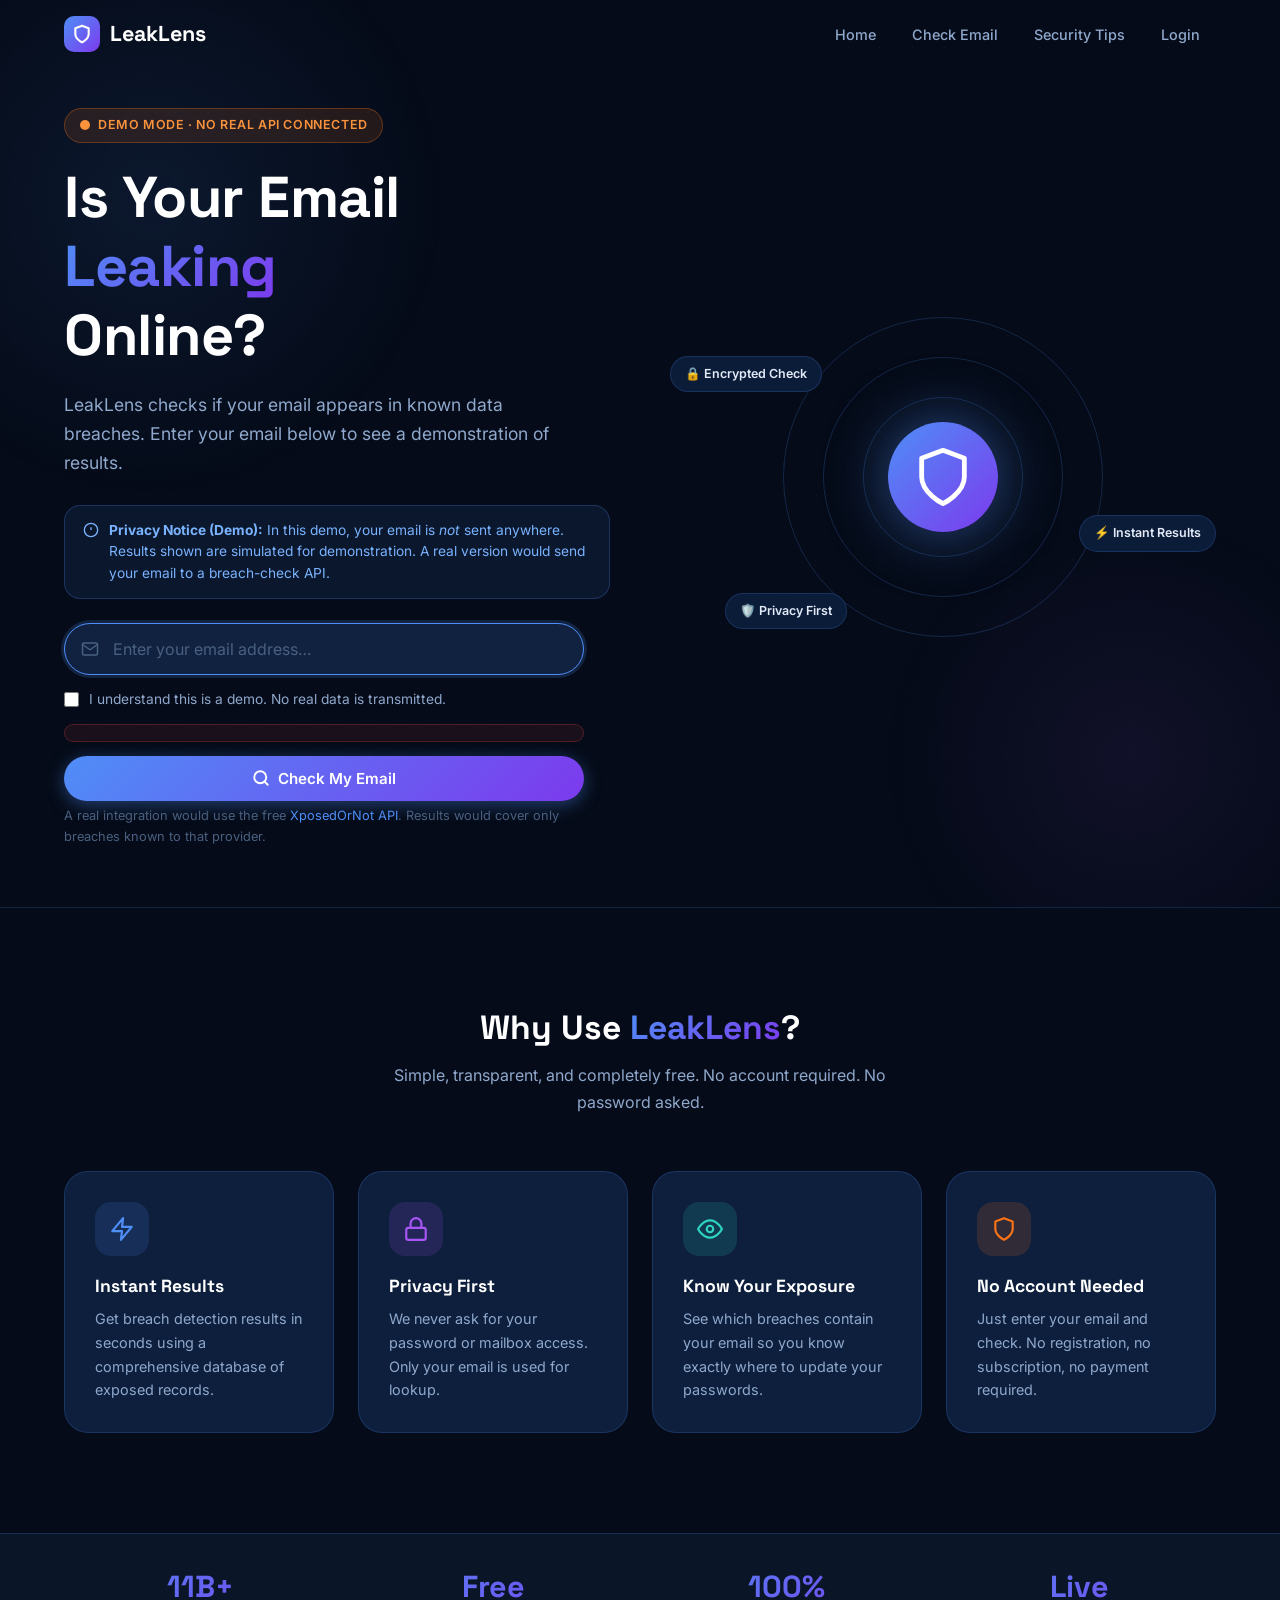
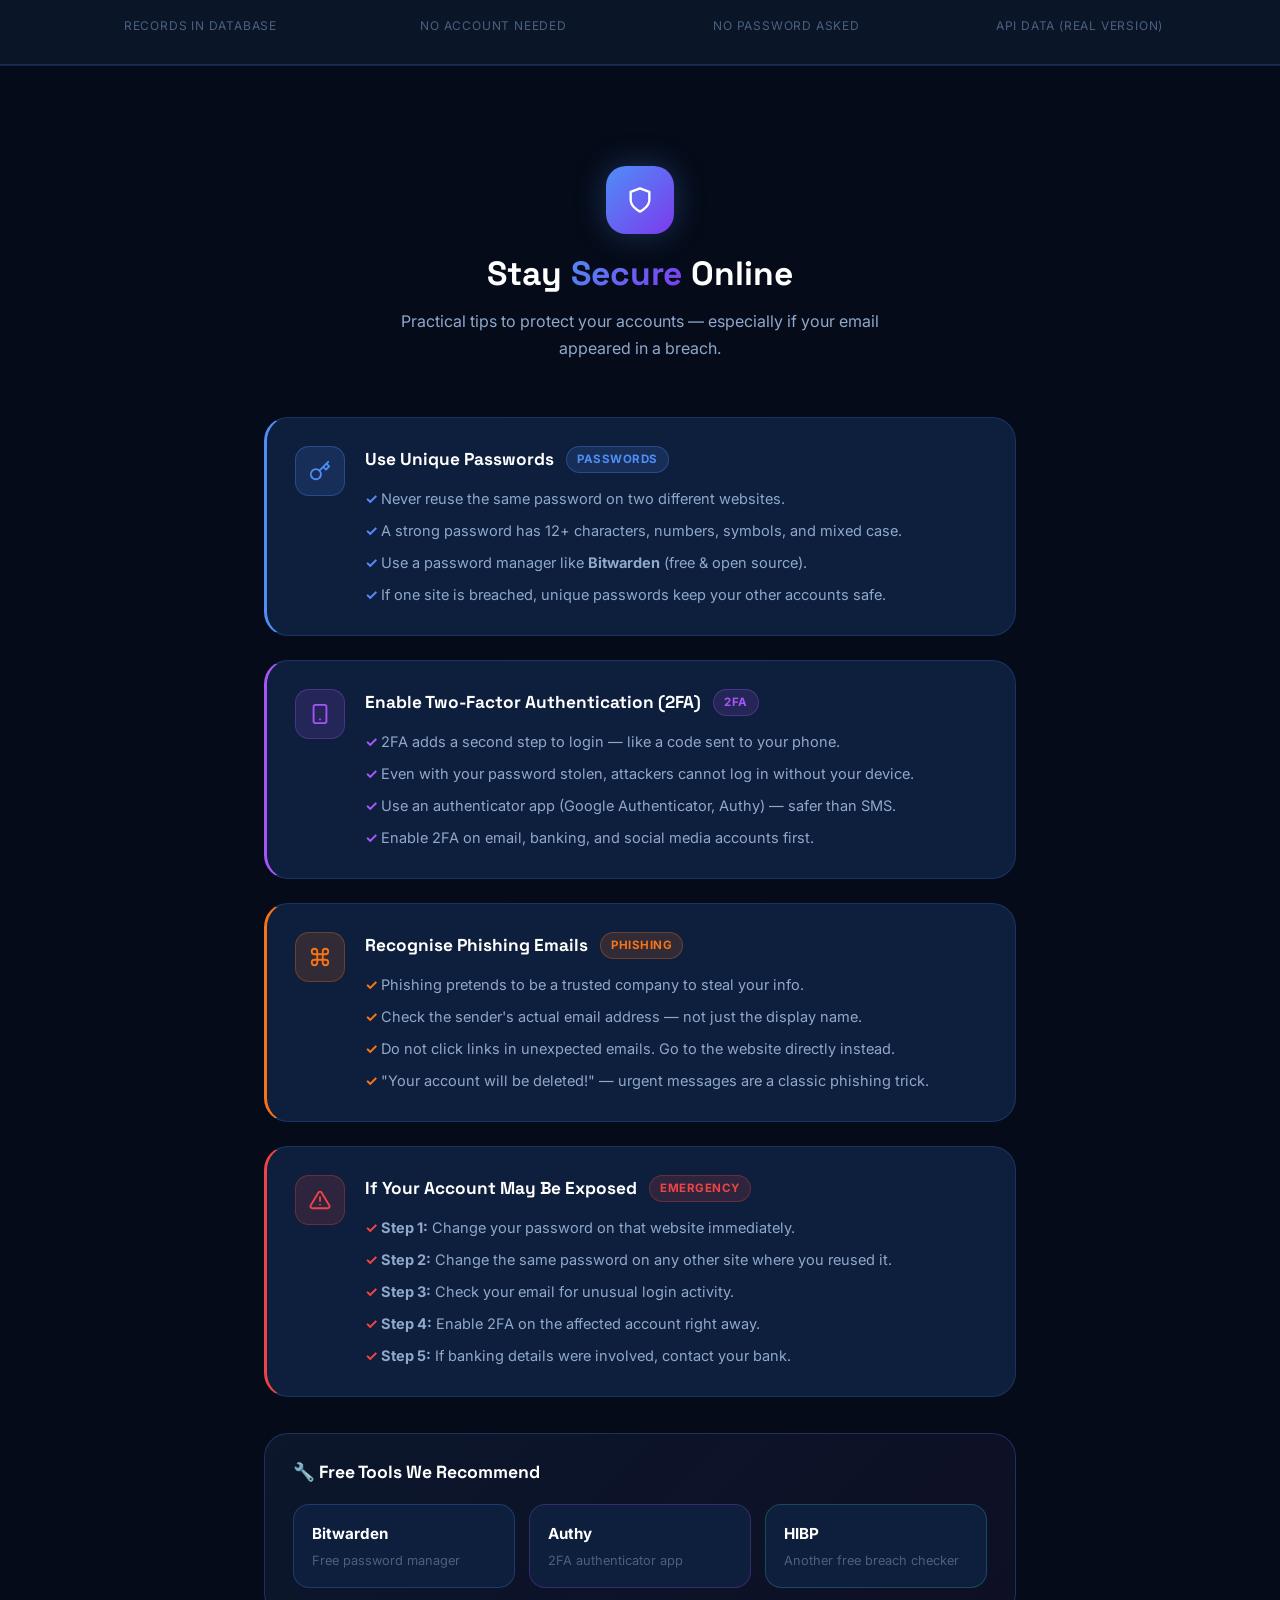
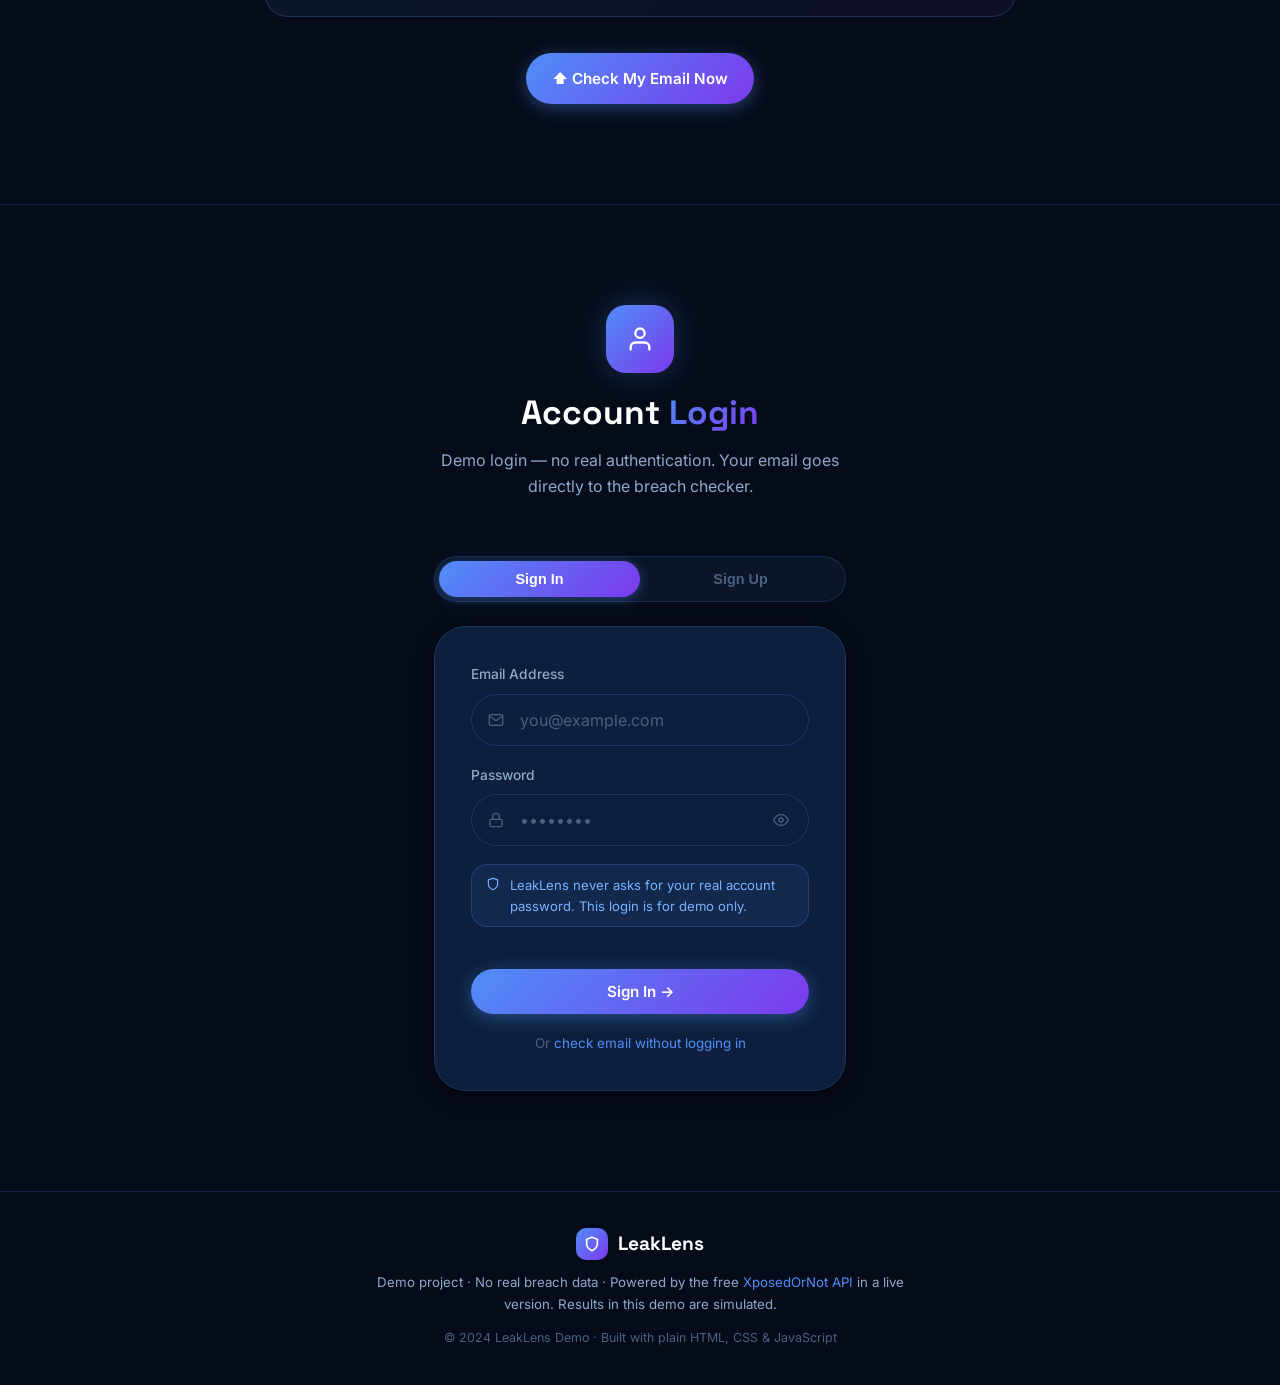
<file: index.html>
<!DOCTYPE html>
<html lang="en">

<head>
  <meta charset="UTF-8" />
  <meta name="viewport" content="width=device-width, initial-scale=1.0" />
  <meta name="description" content="LeakLens – Check if your email has appeared in known data breaches. Demo version with simulated results." />
  <title>LeakLens – Email Data Breach Checker</title>
  <link rel="stylesheet" href="style.css" />
  <link rel="preconnect" href="https://fonts.googleapis.com" />
  <link rel="preconnect" href="https://fonts.gstatic.com" crossorigin />
  <link href="https://fonts.googleapis.com/css2?family=Inter:wght@300;400;500;600;700;800&family=Space+Grotesk:wght@600;700&display=swap" rel="stylesheet" />
</head>

<body>

  <!-- ========== NAVBAR ========== -->
  <nav class="navbar" id="navbar">
    <div class="nav-inner">
      <a href="#" class="nav-brand">
        <div class="nav-logo">
          <svg width="20" height="20" viewBox="0 0 24 24" fill="none" stroke="white" stroke-width="2.5" stroke-linecap="round" stroke-linejoin="round">
            <path d="M12 22s8-4 8-10V5l-8-3-8 3v7c0 6 8 10 8 10z"/>
          </svg>
        </div>
        LeakLens
      </a>

      <ul class="nav-links">
        <li><a href="#home"   class="nav-link active">Home</a></li>
        <li><a href="#check"  class="nav-link">Check Email</a></li>
        <li><a href="#tips"   class="nav-link">Security Tips</a></li>
        <li><a href="#login-section" class="nav-link">Login</a></li>
      </ul>

      <button class="hamburger" id="hamburger" aria-label="Open menu">
        <span></span><span></span><span></span>
      </button>
    </div>

    <!-- Mobile menu -->
    <div class="mobile-menu" id="mobileMenu">
      <a href="#home"          class="mob-link" onclick="closeMobileMenu()">Home</a>
      <a href="#check"         class="mob-link" onclick="closeMobileMenu()">Check Email</a>
      <a href="#tips"          class="mob-link" onclick="closeMobileMenu()">Security Tips</a>
      <a href="#login-section" class="mob-link" onclick="closeMobileMenu()">Login</a>
    </div>
  </nav>


  <!-- ========== HERO SECTION ========== -->
  <section class="hero" id="home">
    <div class="hero-glow hero-glow-left"></div>
    <div class="hero-glow hero-glow-right"></div>

    <div class="container hero-inner">

      <!-- Left: Text + Form -->
      <div class="hero-text">
        <span class="hero-badge">
          <svg width="12" height="12" viewBox="0 0 24 24" fill="currentColor"><circle cx="12" cy="12" r="10"/></svg>
          Demo Mode · No Real API Connected
        </span>

        <h1 class="hero-title">
          Is Your Email
          <span class="gradient-text"> Leaking</span>
          <br>Online?
        </h1>

        <p class="hero-sub">
          LeakLens checks if your email appears in known data breaches.
          Enter your email below to see a demonstration of results.
        </p>

        <!-- PRIVACY NOTICE -->
        <div class="notice notice-info" id="privacyNotice">
          <svg width="16" height="16" viewBox="0 0 24 24" fill="none" stroke="currentColor" stroke-width="2"><circle cx="12" cy="12" r="10"/><line x1="12" y1="8" x2="12" y2="12"/><line x1="12" y1="16" x2="12.01" y2="16"/></svg>
          <div>
            <strong>Privacy Notice (Demo):</strong> In this demo, your email is
            <em>not</em> sent anywhere. Results shown are simulated for demonstration.
            A real version would send your email to a breach-check API.
          </div>
        </div>

        <!-- EMAIL FORM -->
        <form class="email-form" id="emailForm" onsubmit="handleCheck(event)">
          <div class="input-wrap">
            <svg class="input-icon" width="18" height="18" viewBox="0 0 24 24" fill="none" stroke="currentColor" stroke-width="2" stroke-linecap="round" stroke-linejoin="round">
              <path d="M4 4h16c1.1 0 2 .9 2 2v12c0 1.1-.9 2-2 2H4c-1.1 0-2-.9-2-2V6c0-1.1.9-2 2-2z"/><polyline points="22,6 12,13 2,6"/>
            </svg>
            <input
              type="email"
              id="emailInput"
              class="email-input"
              placeholder="Enter your email address…"
              autocomplete="email"
              required
            />
          </div>

          <!-- Consent -->
          <label class="consent-label">
            <input type="checkbox" id="consentBox" />
            <span>I understand this is a demo. No real data is transmitted.</span>
          </label>

          <!-- Inline error -->
          <div class="field-error" id="formError" hidden></div>

          <button type="submit" class="btn btn-primary btn-full" id="checkBtn">
            <svg width="18" height="18" viewBox="0 0 24 24" fill="none" stroke="currentColor" stroke-width="2.5" stroke-linecap="round" stroke-linejoin="round">
              <circle cx="11" cy="11" r="8"/><line x1="21" y1="21" x2="16.65" y2="16.65"/>
            </svg>
            Check My Email
          </button>
        </form>

        <p class="hero-attr">
          A real integration would use the free
          <a href="https://xposedornot.com/api_doc" target="_blank" rel="noopener">XposedOrNot API</a>.
          Results would cover only breaches known to that provider.
        </p>
      </div>

      <!-- Right: Animated Shield -->
      <div class="hero-visual">
        <div class="shield-rings">
          <div class="ring ring-1"></div>
          <div class="ring ring-2"></div>
          <div class="ring ring-3"></div>
        </div>
        <div class="shield-core">
          <svg width="64" height="64" viewBox="0 0 24 24" fill="none" stroke="white" stroke-width="1.8" stroke-linecap="round" stroke-linejoin="round">
            <path d="M12 22s8-4 8-10V5l-8-3-8 3v7c0 6 8 10 8 10z"/>
          </svg>
        </div>
        <!-- Floating labels -->
        <div class="float-tag float-tag-1">🔒 Encrypted Check</div>
        <div class="float-tag float-tag-2">⚡ Instant Results</div>
        <div class="float-tag float-tag-3">🛡️ Privacy First</div>
      </div>

    </div>
  </section>


  <!-- ========== SCANNING OVERLAY ========== -->
  <div class="scan-overlay" id="scanOverlay" hidden>
    <div class="scan-card">
      <div class="scan-shield">
        <div class="scan-ring"></div>
        <svg width="40" height="40" viewBox="0 0 24 24" fill="none" stroke="white" stroke-width="2" stroke-linecap="round" stroke-linejoin="round">
          <path d="M12 22s8-4 8-10V5l-8-3-8 3v7c0 6 8 10 8 10z"/>
        </svg>
      </div>

      <div class="scan-bar-wrap">
        <div class="scan-bar" id="scanBar"></div>
      </div>

      <p class="scan-msg" id="scanMsg">Initialising scanner…</p>

      <div class="scan-dots">
        <span></span><span></span><span></span>
      </div>

      <button class="btn btn-ghost btn-sm" onclick="cancelScan()">✕ Cancel</button>
    </div>
  </div>


  <!-- ========== RESULTS SECTION ========== -->
  <section class="results-section" id="results" hidden>
    <div class="container" style="max-width:760px">

      <!-- Result header card -->
      <div class="result-header-card" id="resultHeaderCard">
        <div class="result-icon" id="resultIcon"></div>
        <div class="result-email-badge" id="resultEmailBadge"></div>
        <h2 class="result-title" id="resultTitle"></h2>
        <p class="result-sub"  id="resultSub"></p>
        <div class="result-meta" id="resultMeta"></div>
      </div>

      <!-- Breach list (only shown if breaches found) -->
      <div id="breachListWrap" hidden>
        <div class="breach-list-header">
          <h3>⚠️ Breaches Detected</h3>
          <span class="badge badge-danger" id="breachCount"></span>
        </div>
        <div class="breach-grid" id="breachGrid"></div>

        <!-- What to do -->
        <div class="action-card">
          <h4>🔒 What You Should Do</h4>
          <ol class="action-list">
            <li>Change the password for every service listed above immediately.</li>
            <li>Use a unique password for each website — never reuse passwords.</li>
            <li>Enable two-factor authentication (2FA) on those accounts.</li>
            <li>Watch for phishing emails pretending to be those services.</li>
            <li>Use a password manager like <strong>Bitwarden</strong> (free).</li>
          </ol>
        </div>
      </div>

      <!-- Disclaimer always shown -->
      <div class="notice notice-warning" style="margin-top:24px">
        <svg width="16" height="16" viewBox="0 0 24 24" fill="none" stroke="currentColor" stroke-width="2"><path d="M10.29 3.86L1.82 18a2 2 0 001.71 3h16.94a2 2 0 001.71-3L13.71 3.86a2 2 0 00-3.42 0z"/><line x1="12" y1="9" x2="12" y2="13"/><line x1="12" y1="17" x2="12.01" y2="17"/></svg>
        <div>
          <strong>Demo Disclaimer:</strong> The results above are <em>simulated</em> and do
          <em>not</em> reflect real breach data. A live version would call the
          <a href="https://xposedornot.com" target="_blank" rel="noopener">XposedOrNot API</a>
          and show actual results. No breach found in a real check does not mean your email is 100% safe.
        </div>
      </div>

      <!-- Action buttons -->
      <div class="result-actions">
        <button class="btn btn-primary" onclick="resetChecker()">
          <svg width="16" height="16" viewBox="0 0 24 24" fill="none" stroke="currentColor" stroke-width="2.5"><polyline points="1 4 1 10 7 10"/><path d="M3.51 15a9 9 0 1 0 .49-3.41"/></svg>
          Check Another Email
        </button>
        <a href="#tips" class="btn btn-outline">
          Security Tips →
        </a>
      </div>

    </div>
  </section>


  <!-- ========== FEATURES SECTION ========== -->
  <section class="features-section" id="check">
    <div class="container">
      <div class="section-header">
        <h2>Why Use <span class="gradient-text">LeakLens</span>?</h2>
        <p>Simple, transparent, and completely free. No account required. No password asked.</p>
      </div>

      <div class="features-grid">

        <div class="feature-card">
          <div class="feature-icon" style="--icon-color:#4f8ef7">
            <svg width="26" height="26" viewBox="0 0 24 24" fill="none" stroke="currentColor" stroke-width="2" stroke-linecap="round" stroke-linejoin="round"><polygon points="13 2 3 14 12 14 11 22 21 10 12 10 13 2"/></svg>
          </div>
          <h3>Instant Results</h3>
          <p>Get breach detection results in seconds using a comprehensive database of exposed records.</p>
        </div>

        <div class="feature-card">
          <div class="feature-icon" style="--icon-color:#a855f7">
            <svg width="26" height="26" viewBox="0 0 24 24" fill="none" stroke="currentColor" stroke-width="2" stroke-linecap="round" stroke-linejoin="round"><rect x="3" y="11" width="18" height="11" rx="2" ry="2"/><path d="M7 11V7a5 5 0 0 1 10 0v4"/></svg>
          </div>
          <h3>Privacy First</h3>
          <p>We never ask for your password or mailbox access. Only your email is used for lookup.</p>
        </div>

        <div class="feature-card">
          <div class="feature-icon" style="--icon-color:#2dd4bf">
            <svg width="26" height="26" viewBox="0 0 24 24" fill="none" stroke="currentColor" stroke-width="2" stroke-linecap="round" stroke-linejoin="round"><path d="M1 12s4-8 11-8 11 8 11 8-4 8-11 8-11-8-11-8z"/><circle cx="12" cy="12" r="3"/></svg>
          </div>
          <h3>Know Your Exposure</h3>
          <p>See which breaches contain your email so you know exactly where to update your passwords.</p>
        </div>

        <div class="feature-card">
          <div class="feature-icon" style="--icon-color:#f97316">
            <svg width="26" height="26" viewBox="0 0 24 24" fill="none" stroke="currentColor" stroke-width="2" stroke-linecap="round" stroke-linejoin="round"><path d="M12 22s8-4 8-10V5l-8-3-8 3v7c0 6 8 10 8 10z"/></svg>
          </div>
          <h3>No Account Needed</h3>
          <p>Just enter your email and check. No registration, no subscription, no payment required.</p>
        </div>

      </div>
    </div>
  </section>


  <!-- ========== STATS BAR ========== -->
  <div class="stats-bar">
    <div class="container stats-inner">
      <div class="stat-item"><span class="stat-val">11B+</span><span class="stat-lbl">Records in Database</span></div>
      <div class="stat-item"><span class="stat-val">Free</span><span class="stat-lbl">No Account Needed</span></div>
      <div class="stat-item"><span class="stat-val">100%</span><span class="stat-lbl">No Password Asked</span></div>
      <div class="stat-item"><span class="stat-val">Live</span><span class="stat-lbl">API Data (Real Version)</span></div>
    </div>
  </div>


  <!-- ========== SECURITY TIPS SECTION ========== -->
  <section class="tips-section" id="tips">
    <div class="container" style="max-width:800px">
      <div class="section-header">
        <div class="section-icon">
          <svg width="28" height="28" viewBox="0 0 24 24" fill="none" stroke="white" stroke-width="2" stroke-linecap="round" stroke-linejoin="round"><path d="M12 22s8-4 8-10V5l-8-3-8 3v7c0 6 8 10 8 10z"/></svg>
        </div>
        <h2>Stay <span class="gradient-text">Secure</span> Online</h2>
        <p>Practical tips to protect your accounts — especially if your email appeared in a breach.</p>
      </div>

      <div class="tips-list">

        <div class="tip-card" style="--tip-color:#4f8ef7">
          <div class="tip-icon">
            <svg width="22" height="22" viewBox="0 0 24 24" fill="none" stroke="currentColor" stroke-width="2" stroke-linecap="round" stroke-linejoin="round"><path d="M21 2l-2 2m-7.61 7.61a5.5 5.5 0 1 1-7.778 7.778 5.5 5.5 0 0 1 7.777-7.777zm0 0L15.5 7.5m0 0l3 3L22 7l-3-3m-3.5 3.5L19 4"/></svg>
          </div>
          <div class="tip-content">
            <div class="tip-head">
              <h3>Use Unique Passwords</h3>
              <span class="tip-badge">Passwords</span>
            </div>
            <ul>
              <li>Never reuse the same password on two different websites.</li>
              <li>A strong password has 12+ characters, numbers, symbols, and mixed case.</li>
              <li>Use a password manager like <strong>Bitwarden</strong> (free &amp; open source).</li>
              <li>If one site is breached, unique passwords keep your other accounts safe.</li>
            </ul>
          </div>
        </div>

        <div class="tip-card" style="--tip-color:#a855f7">
          <div class="tip-icon">
            <svg width="22" height="22" viewBox="0 0 24 24" fill="none" stroke="currentColor" stroke-width="2" stroke-linecap="round" stroke-linejoin="round"><rect x="5" y="2" width="14" height="20" rx="2" ry="2"/><line x1="12" y1="18" x2="12.01" y2="18"/></svg>
          </div>
          <div class="tip-content">
            <div class="tip-head">
              <h3>Enable Two-Factor Authentication (2FA)</h3>
              <span class="tip-badge">2FA</span>
            </div>
            <ul>
              <li>2FA adds a second step to login — like a code sent to your phone.</li>
              <li>Even with your password stolen, attackers cannot log in without your device.</li>
              <li>Use an authenticator app (Google Authenticator, Authy) — safer than SMS.</li>
              <li>Enable 2FA on email, banking, and social media accounts first.</li>
            </ul>
          </div>
        </div>

        <div class="tip-card" style="--tip-color:#f97316">
          <div class="tip-icon">
            <svg width="22" height="22" viewBox="0 0 24 24" fill="none" stroke="currentColor" stroke-width="2" stroke-linecap="round" stroke-linejoin="round"><path d="M18 3a3 3 0 0 0-3 3v12a3 3 0 0 0 3 3 3 3 0 0 0 3-3 3 3 0 0 0-3-3H6a3 3 0 0 0-3 3 3 3 0 0 0 3 3 3 3 0 0 0 3-3V6a3 3 0 0 0-3-3 3 3 0 0 0-3 3 3 3 0 0 0 3 3h12a3 3 0 0 0 3-3 3 3 0 0 0-3-3z"/></svg>
          </div>
          <div class="tip-content">
            <div class="tip-head">
              <h3>Recognise Phishing Emails</h3>
              <span class="tip-badge">Phishing</span>
            </div>
            <ul>
              <li>Phishing pretends to be a trusted company to steal your info.</li>
              <li>Check the sender's actual email address — not just the display name.</li>
              <li>Do not click links in unexpected emails. Go to the website directly instead.</li>
              <li>"Your account will be deleted!" — urgent messages are a classic phishing trick.</li>
            </ul>
          </div>
        </div>

        <div class="tip-card" style="--tip-color:#ef4444">
          <div class="tip-icon">
            <svg width="22" height="22" viewBox="0 0 24 24" fill="none" stroke="currentColor" stroke-width="2" stroke-linecap="round" stroke-linejoin="round"><path d="M10.29 3.86L1.82 18a2 2 0 001.71 3h16.94a2 2 0 001.71-3L13.71 3.86a2 2 0 00-3.42 0z"/><line x1="12" y1="9" x2="12" y2="13"/><line x1="12" y1="17" x2="12.01" y2="17"/></svg>
          </div>
          <div class="tip-content">
            <div class="tip-head">
              <h3>If Your Account May Be Exposed</h3>
              <span class="tip-badge">Emergency</span>
            </div>
            <ul>
              <li><strong>Step 1:</strong> Change your password on that website immediately.</li>
              <li><strong>Step 2:</strong> Change the same password on any other site where you reused it.</li>
              <li><strong>Step 3:</strong> Check your email for unusual login activity.</li>
              <li><strong>Step 4:</strong> Enable 2FA on the affected account right away.</li>
              <li><strong>Step 5:</strong> If banking details were involved, contact your bank.</li>
            </ul>
          </div>
        </div>

      </div>

      <!-- Tools -->
      <div class="tools-card">
        <h3>🔧 Free Tools We Recommend</h3>
        <div class="tools-grid">
          <a href="https://bitwarden.com"        target="_blank" rel="noopener" class="tool-item" style="--tc:#4f8ef7"><strong>Bitwarden</strong><span>Free password manager</span></a>
          <a href="https://authy.com"            target="_blank" rel="noopener" class="tool-item" style="--tc:#a855f7"><strong>Authy</strong><span>2FA authenticator app</span></a>
          <a href="https://haveibeenpwned.com"   target="_blank" rel="noopener" class="tool-item" style="--tc:#2dd4bf"><strong>HIBP</strong><span>Another free breach checker</span></a>
        </div>
      </div>

      <div style="text-align:center;margin-top:36px">
        <a href="#home" class="btn btn-primary">⬆ Check My Email Now</a>
      </div>
    </div>
  </section>


  <!-- ========== LOGIN SECTION ========== -->
  <section class="login-section" id="login-section">
    <div class="container" style="max-width:460px">
      <div class="section-header">
        <div class="section-icon">
          <svg width="28" height="28" viewBox="0 0 24 24" fill="none" stroke="white" stroke-width="2" stroke-linecap="round" stroke-linejoin="round"><path d="M20 21v-2a4 4 0 0 0-4-4H8a4 4 0 0 0-4 4v2"/><circle cx="12" cy="7" r="4"/></svg>
        </div>
        <h2>Account <span class="gradient-text">Login</span></h2>
        <p>Demo login — no real authentication. Your email goes directly to the breach checker.</p>
      </div>

      <!-- Toggle tabs -->
      <div class="tab-toggle">
        <button class="tab-btn active" id="tabLogin"  onclick="switchTab('login')">Sign In</button>
        <button class="tab-btn"        id="tabSignup" onclick="switchTab('signup')">Sign Up</button>
      </div>

      <div class="login-card">

        <!-- SIGN IN PANEL -->
        <div id="panelLogin">
          <form onsubmit="handleLogin(event)" style="display:flex;flex-direction:column;gap:18px">

            <div>
              <label class="field-label">Email Address</label>
              <div class="input-wrap">
                <svg class="input-icon" width="16" height="16" viewBox="0 0 24 24" fill="none" stroke="currentColor" stroke-width="2" stroke-linecap="round" stroke-linejoin="round"><path d="M4 4h16c1.1 0 2 .9 2 2v12c0 1.1-.9 2-2 2H4c-1.1 0-2-.9-2-2V6c0-1.1.9-2 2-2z"/><polyline points="22,6 12,13 2,6"/></svg>
                <input type="email" id="loginEmail" class="email-input" placeholder="you@example.com" required />
              </div>
            </div>

            <div>
              <label class="field-label">Password</label>
              <div class="input-wrap">
                <svg class="input-icon" width="16" height="16" viewBox="0 0 24 24" fill="none" stroke="currentColor" stroke-width="2" stroke-linecap="round" stroke-linejoin="round"><rect x="3" y="11" width="18" height="11" rx="2" ry="2"/><path d="M7 11V7a5 5 0 0 1 10 0v4"/></svg>
                <input type="password" id="loginPass" class="email-input" placeholder="••••••••" style="padding-left:48px" />
                <button type="button" class="pass-toggle" onclick="togglePass('loginPass',this)" aria-label="Show password">
                  <svg width="16" height="16" viewBox="0 0 24 24" fill="none" stroke="currentColor" stroke-width="2" stroke-linecap="round" stroke-linejoin="round"><path d="M1 12s4-8 11-8 11 8 11 8-4 8-11 8-11-8-11-8z"/><circle cx="12" cy="12" r="3"/></svg>
                </button>
              </div>
            </div>

            <div class="notice notice-info" style="font-size:0.82rem;padding:10px 14px">
              <svg width="14" height="14" viewBox="0 0 24 24" fill="none" stroke="currentColor" stroke-width="2"><path d="M12 22s8-4 8-10V5l-8-3-8 3v7c0 6 8 10 8 10z"/></svg>
              LeakLens never asks for your real account password. This login is for demo only.
            </div>

            <button type="submit" class="btn btn-primary btn-full">Sign In →</button>
            <p style="text-align:center;font-size:0.84rem;color:var(--text-muted)">Or <a href="#check" style="color:var(--accent-blue)">check email without logging in</a></p>
          </form>
        </div>

        <!-- SIGN UP PANEL -->
        <div id="panelSignup" hidden>
          <form onsubmit="handleSignup(event)" style="display:flex;flex-direction:column;gap:18px">

            <div>
              <label class="field-label">Full Name</label>
              <div class="input-wrap">
                <svg class="input-icon" width="16" height="16" viewBox="0 0 24 24" fill="none" stroke="currentColor" stroke-width="2" stroke-linecap="round" stroke-linejoin="round"><path d="M20 21v-2a4 4 0 0 0-4-4H8a4 4 0 0 0-4 4v2"/><circle cx="12" cy="7" r="4"/></svg>
                <input type="text" id="signupName" class="email-input" placeholder="Your full name" required />
              </div>
            </div>

            <div>
              <label class="field-label">Email Address</label>
              <div class="input-wrap">
                <svg class="input-icon" width="16" height="16" viewBox="0 0 24 24" fill="none" stroke="currentColor" stroke-width="2" stroke-linecap="round" stroke-linejoin="round"><path d="M4 4h16c1.1 0 2 .9 2 2v12c0 1.1-.9 2-2 2H4c-1.1 0-2-.9-2-2V6c0-1.1.9-2 2-2z"/><polyline points="22,6 12,13 2,6"/></svg>
                <input type="email" id="signupEmail" class="email-input" placeholder="you@example.com" required />
              </div>
            </div>

            <div>
              <label class="field-label">Password</label>
              <div class="input-wrap">
                <svg class="input-icon" width="16" height="16" viewBox="0 0 24 24" fill="none" stroke="currentColor" stroke-width="2" stroke-linecap="round" stroke-linejoin="round"><rect x="3" y="11" width="18" height="11" rx="2" ry="2"/><path d="M7 11V7a5 5 0 0 1 10 0v4"/></svg>
                <input type="password" id="signupPass" class="email-input" placeholder="Min. 6 characters" style="padding-left:48px" />
                <button type="button" class="pass-toggle" onclick="togglePass('signupPass',this)" aria-label="Show password">
                  <svg width="16" height="16" viewBox="0 0 24 24" fill="none" stroke="currentColor" stroke-width="2" stroke-linecap="round" stroke-linejoin="round"><path d="M1 12s4-8 11-8 11 8 11 8-4 8-11 8-11-8-11-8z"/><circle cx="12" cy="12" r="3"/></svg>
                </button>
              </div>
            </div>

            <button type="submit" class="btn btn-primary btn-full">Create Account →</button>
          </form>
        </div>

        <!-- Success flash -->
        <div id="loginSuccess" hidden style="text-align:center;padding:24px 0">
          <div class="success-icon">✓</div>
          <h3 style="margin:12px 0 6px;color:white">Success!</h3>
          <p style="font-size:0.9rem">Redirecting to breach checker…</p>
        </div>
      </div>
    </div>
  </section>


  <!-- ========== FOOTER ========== -->
  <footer class="footer">
    <div class="container footer-inner">
      <div class="footer-brand">
        <div class="nav-logo" style="width:32px;height:32px">
          <svg width="16" height="16" viewBox="0 0 24 24" fill="none" stroke="white" stroke-width="2.5" stroke-linecap="round" stroke-linejoin="round"><path d="M12 22s8-4 8-10V5l-8-3-8 3v7c0 6 8 10 8 10z"/></svg>
        </div>
        <span>LeakLens</span>
      </div>
      <p class="footer-note">
        Demo project · No real breach data · Powered by the free
        <a href="https://xposedornot.com" target="_blank" rel="noopener">XposedOrNot API</a> in a live version.
        Results in this demo are simulated.
      </p>
      <p class="footer-copy">© 2024 LeakLens Demo · Built with plain HTML, CSS &amp; JavaScript</p>
    </div>
  </footer>


  <script src="script.js"></script>
</body>
</html>
</file>
<file: style.css>
/* ================================================
   LeakLens — style.css
   Plain CSS · No framework · No build tools
   ================================================ */

/* ── GOOGLE FONTS are loaded in index.html ────── */

/* ── CSS VARIABLES (Design Tokens) ────────────── */
:root {
  /* Colors */
  --bg-primary:    #050b18;
  --bg-secondary:  #0a1628;
  --bg-card:       #0d1f3c;
  --bg-card-hover: #112240;

  --accent-blue:   #4f8ef7;
  --accent-blue-lt:#7ab3ff;
  --accent-purple: #a855f7;
  --accent-teal:   #2dd4bf;
  --accent-red:    #ef4444;
  --accent-green:  #22c55e;
  --accent-orange: #f97316;

  --text-primary:  #e2eaf8;
  --text-secondary:#8fa8cc;
  --text-muted:    #4a6080;
  --text-white:    #ffffff;

  --border:        rgba(79,142,247,0.20);
  --border-glow:   rgba(79,142,247,0.50);

  /* Gradients */
  --grad-blue:   linear-gradient(135deg,#4f8ef7,#7c3aed);
  --grad-teal:   linear-gradient(135deg,#2dd4bf,#4f8ef7);
  --grad-danger: linear-gradient(135deg,#ef4444,#b91c1c);
  --grad-safe:   linear-gradient(135deg,#22c55e,#16a34a);

  /* Radii */
  --r-sm:   8px;
  --r-md:  16px;
  --r-lg:  24px;
  --r-xl:  32px;
  --r-full:9999px;

  /* Shadows */
  --sh-card:  0 4px 24px rgba(0,0,0,0.45);
  --sh-blue:  0 0 32px rgba(79,142,247,0.30);
  --sh-red:   0 0 32px rgba(239,68,68,0.30);
  --sh-green: 0 0 32px rgba(34,197,94,0.30);

  /* Fonts */
  --font-body:   'Inter', sans-serif;
  --font-display:'Space Grotesk', sans-serif;
}

/* ── RESET ─────────────────────────────────────── */
*, *::before, *::after { box-sizing: border-box; margin: 0; padding: 0; }
html { scroll-behavior: smooth; }

body {
  font-family: var(--font-body);
  background: var(--bg-primary);
  color: var(--text-primary);
  line-height: 1.65;
  overflow-x: hidden;
  -webkit-font-smoothing: antialiased;
}

/* Subtle dot-grid background */
body::before {
  content: '';
  position: fixed;
  inset: 0;
  background-image:
    radial-gradient(rgba(79,142,247,0.06) 1px, transparent 1px);
  background-size: 32px 32px;
  pointer-events: none;
  z-index: 0;
}

a { color: var(--accent-blue); text-decoration: none; transition: color .2s; }
a:hover { color: var(--accent-blue-lt); }

h1,h2,h3,h4 {
  font-family: var(--font-display);
  color: var(--text-white);
  line-height: 1.2;
}
p { color: var(--text-secondary); }

img, svg { display: block; }

/* ── UTILITIES ─────────────────────────────────── */
.container {
  max-width: 1200px;
  margin: 0 auto;
  padding: 0 24px;
}

.gradient-text {
  background: var(--grad-blue);
  -webkit-background-clip: text;
  -webkit-text-fill-color: transparent;
  background-clip: text;
}

/* ── SCROLLBAR ─────────────────────────────────── */
::-webkit-scrollbar { width: 6px; }
::-webkit-scrollbar-track { background: var(--bg-primary); }
::-webkit-scrollbar-thumb { background: var(--border); border-radius: 3px; }
::-webkit-scrollbar-thumb:hover { background: var(--accent-blue); }


/* ════════════════════════════════════════════════
   NAVBAR
   ════════════════════════════════════════════════ */
.navbar {
  position: fixed;
  top: 0; left: 0; right: 0;
  z-index: 900;
  transition: background .3s, box-shadow .3s;
}

.navbar.scrolled {
  background: rgba(5,11,24,0.96);
  backdrop-filter: blur(18px);
  -webkit-backdrop-filter: blur(18px);
  box-shadow: 0 2px 24px rgba(0,0,0,0.40);
  border-bottom: 1px solid var(--border);
}

.nav-inner {
  max-width: 1200px;
  margin: 0 auto;
  padding: 0 24px;
  height: 68px;
  display: flex;
  align-items: center;
  justify-content: space-between;
  gap: 24px;
}

/* Brand */
.nav-brand {
  display: flex;
  align-items: center;
  gap: 10px;
  font-family: var(--font-display);
  font-size: 1.35rem;
  font-weight: 700;
  color: white;
  text-decoration: none;
  flex-shrink: 0;
}
.nav-logo {
  width: 36px; height: 36px;
  background: var(--grad-blue);
  border-radius: 10px;
  display: flex;
  align-items: center;
  justify-content: center;
}

/* Desktop links */
.nav-links {
  display: flex;
  list-style: none;
  gap: 4px;
  align-items: center;
}
.nav-link {
  padding: 8px 16px;
  border-radius: var(--r-full);
  color: var(--text-secondary);
  font-size: 0.9rem;
  font-weight: 500;
  transition: all .2s;
  cursor: pointer;
}
.nav-link:hover, .nav-link.active {
  color: var(--accent-blue);
  background: rgba(79,142,247,0.12);
}

/* Hamburger */
.hamburger {
  display: none;
  flex-direction: column;
  gap: 5px;
  background: none;
  border: none;
  cursor: pointer;
  padding: 8px;
  border-radius: 8px;
  transition: background .2s;
}
.hamburger:hover { background: rgba(79,142,247,0.12); }
.hamburger span {
  display: block;
  width: 22px; height: 2px;
  background: var(--text-primary);
  border-radius: 2px;
  transition: all .3s;
}
.hamburger.open span:nth-child(1) { transform: translateY(7px) rotate(45deg); }
.hamburger.open span:nth-child(2) { opacity: 0; }
.hamburger.open span:nth-child(3) { transform: translateY(-7px) rotate(-45deg); }

/* Mobile menu */
.mobile-menu {
  display: none;
  flex-direction: column;
  padding: 16px 24px 24px;
  background: rgba(5,11,24,0.98);
  backdrop-filter: blur(18px);
  border-bottom: 1px solid var(--border);
}
.mobile-menu.open { display: flex; }
.mob-link {
  padding: 14px 16px;
  color: var(--text-secondary);
  font-weight: 500;
  border-radius: var(--r-md);
  transition: all .2s;
}
.mob-link:hover { color: var(--accent-blue); background: rgba(79,142,247,0.1); }


/* ════════════════════════════════════════════════
   HERO SECTION
   ════════════════════════════════════════════════ */
.hero {
  min-height: 100vh;
  display: flex;
  align-items: center;
  position: relative;
  overflow: hidden;
  padding-top: 68px;
}

/* Glow blobs */
.hero-glow {
  position: absolute;
  border-radius: 50%;
  pointer-events: none;
}
.hero-glow-left {
  width: 600px; height: 600px;
  top: -100px; left: -150px;
  background: radial-gradient(circle, rgba(79,142,247,0.10) 0%, transparent 70%);
}
.hero-glow-right {
  width: 500px; height: 500px;
  bottom: -100px; right: -100px;
  background: radial-gradient(circle, rgba(168,85,247,0.08) 0%, transparent 70%);
}

.hero-inner {
  display: grid;
  grid-template-columns: 1fr 1fr;
  gap: 60px;
  align-items: center;
  position: relative;
  z-index: 1;
  padding-top: 40px;
  padding-bottom: 60px;
}

/* Hero badge */
.hero-badge {
  display: inline-flex;
  align-items: center;
  gap: 7px;
  padding: 6px 14px;
  border-radius: var(--r-full);
  background: rgba(249,115,22,0.12);
  border: 1px solid rgba(249,115,22,0.30);
  color: #fb923c;
  font-size: 0.78rem;
  font-weight: 600;
  text-transform: uppercase;
  letter-spacing: .6px;
  margin-bottom: 20px;
}

/* Hero title */
.hero-title {
  font-size: clamp(2.2rem, 5vw, 3.6rem);
  margin-bottom: 20px;
  letter-spacing: -0.5px;
}

.hero-sub {
  font-size: 1.1rem;
  margin-bottom: 28px;
  max-width: 500px;
}

/* Privacy notice */
.notice {
  display: flex;
  align-items: flex-start;
  gap: 10px;
  padding: 14px 18px;
  border-radius: var(--r-md);
  font-size: 0.86rem;
  margin-bottom: 24px;
  line-height: 1.55;
}
.notice svg { flex-shrink: 0; margin-top: 2px; }
.notice-info {
  background: rgba(79,142,247,0.09);
  border: 1px solid rgba(79,142,247,0.25);
  color: var(--accent-blue-lt);
}
.notice-warning {
  background: rgba(249,115,22,0.09);
  border: 1px solid rgba(249,115,22,0.25);
  color: #fdba74;
}
.notice-danger {
  background: rgba(239,68,68,0.09);
  border: 1px solid rgba(239,68,68,0.25);
  color: #f87171;
}
.notice-success {
  background: rgba(34,197,94,0.09);
  border: 1px solid rgba(34,197,94,0.25);
  color: #4ade80;
}

/* ── EMAIL FORM ────────────────────────────────── */
.email-form {
  display: flex;
  flex-direction: column;
  gap: 14px;
  max-width: 520px;
}

.input-wrap {
  position: relative;
  width: 100%;
}
.input-icon {
  position: absolute;
  left: 17px;
  top: 50%;
  transform: translateY(-50%);
  color: var(--text-muted);
  pointer-events: none;
}
.email-input {
  width: 100%;
  padding: 15px 20px 15px 48px;
  background: var(--bg-card);
  border: 1px solid var(--border);
  border-radius: var(--r-full);
  color: var(--text-primary);
  font-family: var(--font-body);
  font-size: 1rem;
  outline: none;
  transition: all .3s;
}
.email-input:focus {
  border-color: var(--accent-blue);
  box-shadow: 0 0 0 3px rgba(79,142,247,0.18);
  background: var(--bg-card-hover);
}
.email-input::placeholder { color: var(--text-muted); }

/* Password toggle button */
.pass-toggle {
  position: absolute;
  right: 16px;
  top: 50%;
  transform: translateY(-50%);
  background: none;
  border: none;
  color: var(--text-muted);
  cursor: pointer;
  padding: 4px;
  transition: color .2s;
}
.pass-toggle:hover { color: var(--text-primary); }

/* Consent */
.consent-label {
  display: flex;
  align-items: flex-start;
  gap: 10px;
  cursor: pointer;
  color: var(--text-secondary);
  font-size: 0.86rem;
  line-height: 1.5;
}
.consent-label input[type="checkbox"] {
  margin-top: 3px;
  accent-color: var(--accent-blue);
  flex-shrink: 0;
  width: 15px; height: 15px;
}

/* Field error */
.field-error {
  color: #f87171;
  font-size: 0.84rem;
  display: flex;
  align-items: center;
  gap: 6px;
  padding: 8px 14px;
  background: rgba(239,68,68,0.09);
  border: 1px solid rgba(239,68,68,0.25);
  border-radius: var(--r-md);
}

.hero-attr {
  font-size: 0.8rem;
  color: var(--text-muted);
  margin-top: 4px;
}

/* ── BUTTONS ───────────────────────────────────── */
.btn {
  display: inline-flex;
  align-items: center;
  justify-content: center;
  gap: 8px;
  padding: 13px 26px;
  border-radius: var(--r-full);
  font-family: var(--font-body);
  font-size: 0.95rem;
  font-weight: 600;
  cursor: pointer;
  border: none;
  text-decoration: none;
  transition: all .3s ease;
  white-space: nowrap;
}
.btn:disabled { opacity: .55; cursor: not-allowed; transform: none !important; }

.btn-primary {
  background: var(--grad-blue);
  color: white;
  box-shadow: 0 4px 18px rgba(79,142,247,0.40);
}
.btn-primary:hover {
  transform: translateY(-2px);
  box-shadow: 0 8px 28px rgba(79,142,247,0.60);
  color: white;
}
.btn-primary:active { transform: translateY(0); }

.btn-outline {
  background: transparent;
  color: var(--text-primary);
  border: 1px solid var(--border);
}
.btn-outline:hover {
  border-color: var(--accent-blue);
  color: var(--accent-blue);
  background: rgba(79,142,247,0.08);
}

.btn-ghost {
  background: rgba(255,255,255,0.07);
  color: var(--text-secondary);
  border: 1px solid rgba(255,255,255,0.10);
}
.btn-ghost:hover { background: rgba(255,255,255,0.12); color: white; }

.btn-sm { padding: 9px 20px; font-size: 0.85rem; }
.btn-full { width: 100%; }


/* ── HERO VISUAL (Animated Shield) ────────────── */
.hero-visual {
  display: flex;
  justify-content: center;
  align-items: center;
  position: relative;
  height: 380px;
}

/* Ripple rings */
.shield-rings {
  position: absolute;
  top: 50%; left: 50%;
  transform: translate(-50%, -50%);
}
.ring {
  position: absolute;
  border-radius: 50%;
  border: 1.5px solid rgba(79,142,247,0.22);
  top: 50%; left: 50%;
  transform: translate(-50%, -50%);
  animation: ringPulse 3s ease-out infinite;
}
.ring-1 { width:160px; height:160px; animation-delay: 0s; }
.ring-2 { width:240px; height:240px; animation-delay: 1s; }
.ring-3 { width:320px; height:320px; animation-delay: 2s; }

@keyframes ringPulse {
  0%   { opacity:.7; }
  100% { opacity:0; }
}

/* Shield core */
.shield-core {
  width: 110px; height: 110px;
  background: var(--grad-blue);
  border-radius: 50%;
  display: flex;
  align-items: center;
  justify-content: center;
  box-shadow: 0 0 60px rgba(79,142,247,0.50);
  position: relative; z-index: 2;
  animation: floatY 3.5s ease-in-out infinite;
}

@keyframes floatY {
  0%,100% { transform: translateY(0); }
  50%      { transform: translateY(-14px); }
}

/* Floating tags */
.float-tag {
  position: absolute;
  background: rgba(13,31,60,0.90);
  border: 1px solid var(--border);
  border-radius: var(--r-full);
  padding: 7px 14px;
  font-size: 0.78rem;
  font-weight: 600;
  color: var(--text-primary);
  backdrop-filter: blur(8px);
  white-space: nowrap;
}
.float-tag-1 { top: 18%;  left:  0%;  animation: floatTag1 4s ease-in-out infinite; }
.float-tag-2 { top: 60%;  right: 0%;  animation: floatTag2 4.5s ease-in-out infinite; }
.float-tag-3 { bottom:10%; left: 10%; animation: floatTag3 3.8s ease-in-out infinite; }

@keyframes floatTag1 { 0%,100%{ transform:translateY(0);} 50%{ transform:translateY(-8px);} }
@keyframes floatTag2 { 0%,100%{ transform:translateY(0);} 50%{ transform:translateY(8px); } }
@keyframes floatTag3 { 0%,100%{ transform:translateY(0);} 50%{ transform:translateY(-6px);} }


/* ════════════════════════════════════════════════
   SCAN OVERLAY
   ════════════════════════════════════════════════ */
.scan-overlay {
  position: fixed;
  inset: 0;
  z-index: 800;
  background: rgba(5,11,24,0.92);
  backdrop-filter: blur(10px);
  display: flex;
  align-items: center;
  justify-content: center;
  animation: fadeIn .3s ease;
}
.scan-overlay[hidden] { display: none; }

@keyframes fadeIn { from{opacity:0} to{opacity:1} }

.scan-card {
  background: var(--bg-card);
  border: 1px solid var(--border);
  border-radius: var(--r-xl);
  padding: 48px 40px;
  max-width: 440px;
  width: 90%;
  display: flex;
  flex-direction: column;
  align-items: center;
  gap: 28px;
  box-shadow: var(--sh-blue);
  animation: slideUp .4s ease;
}

@keyframes slideUp { from{opacity:0;transform:translateY(30px)} to{opacity:1;transform:translateY(0)} }

/* Scan shield */
.scan-shield {
  position: relative;
  width: 90px; height: 90px;
  display: flex;
  align-items: center;
  justify-content: center;
}
.scan-ring {
  position: absolute;
  inset: -10px;
  border-radius: 50%;
  border: 2px solid var(--accent-blue);
  animation: spinRing 2s linear infinite;
  border-top-color: transparent;
}
@keyframes spinRing { to{ transform: rotate(360deg); } }

.scan-shield > svg {
  width: 58px; height: 58px;
  position: relative; z-index: 1;
  animation: pulse 2s ease-in-out infinite;
}
@keyframes pulse { 0%,100%{opacity:1;transform:scale(1)} 50%{opacity:.7;transform:scale(1.07)} }

/* Scan progress bar */
.scan-bar-wrap {
  width: 100%;
  height: 6px;
  background: rgba(79,142,247,0.15);
  border-radius: var(--r-full);
  overflow: hidden;
}
.scan-bar {
  height: 100%;
  width: 0%;
  background: var(--grad-blue);
  border-radius: var(--r-full);
  transition: width .4s ease;
  box-shadow: 0 0 10px rgba(79,142,247,0.60);
}

/* Scan message */
.scan-msg {
  color: var(--accent-blue-lt);
  font-size: 1rem;
  font-weight: 500;
  text-align: center;
  min-height: 26px;
}

/* Loading dots */
.scan-dots {
  display: flex;
  gap: 7px;
}
.scan-dots span {
  width: 8px; height: 8px;
  border-radius: 50%;
  background: var(--accent-blue);
  animation: dotBounce 1.4s ease-in-out infinite;
}
.scan-dots span:nth-child(2) { animation-delay: .2s; }
.scan-dots span:nth-child(3) { animation-delay: .4s; }

@keyframes dotBounce {
  0%,80%,100% { transform:translateY(0);   opacity:.4; }
  40%          { transform:translateY(-9px);opacity:1; }
}


/* ════════════════════════════════════════════════
   RESULTS SECTION
   ════════════════════════════════════════════════ */
.results-section {
  padding: 80px 0;
  position: relative;
  z-index: 1;
}
.results-section[hidden] { display: none; }

/* Result header card */
.result-header-card {
  background: var(--bg-card);
  border: 1px solid var(--border);
  border-radius: var(--r-xl);
  padding: 48px 40px;
  text-align: center;
  margin-bottom: 32px;
  animation: slideUp .5s ease;
  box-shadow: var(--sh-card);
}

.result-icon {
  width: 88px; height: 88px;
  border-radius: 50%;
  display: flex;
  align-items: center;
  justify-content: center;
  margin: 0 auto 20px;
  font-size: 2.4rem;
}
.result-icon.danger  { background: var(--grad-danger); box-shadow: var(--sh-red); }
.result-icon.safe    { background: var(--grad-safe);   box-shadow: var(--sh-green); }
.result-icon.warning { background: linear-gradient(135deg,#f97316,#b45309); }

.result-email-badge {
  display: inline-block;
  background: rgba(79,142,247,0.10);
  border: 1px solid rgba(79,142,247,0.22);
  color: var(--accent-blue-lt);
  border-radius: var(--r-full);
  padding: 6px 18px;
  font-family: monospace;
  font-size: 1rem;
  margin-bottom: 16px;
}

.result-title {
  font-size: 1.9rem;
  margin-bottom: 12px;
}
.result-title.danger  { color: #f87171; }
.result-title.safe    { color: #4ade80; }
.result-title.warning { color: #fb923c; }

.result-sub   { font-size: .98rem; max-width: 540px; margin: 0 auto; }
.result-meta  { margin-top: 18px; font-size: .8rem; color: var(--text-muted); display:flex; align-items:center; gap:6px; justify-content:center; }

/* Breach list */
.breach-list-header {
  display: flex;
  align-items: center;
  justify-content: space-between;
  margin-bottom: 16px;
  flex-wrap: wrap;
  gap: 10px;
}
.breach-list-header h3 { font-size: 1.25rem; }

.breach-grid {
  display: grid;
  grid-template-columns: repeat(auto-fill, minmax(220px, 1fr));
  gap: 12px;
  margin-bottom: 28px;
}

/* Individual breach card */
.breach-item {
  background: var(--bg-card);
  border-radius: var(--r-md);
  padding: 14px 18px;
  display: flex;
  align-items: center;
  gap: 12px;
  border: 1px solid transparent;
  transition: all .3s;
  cursor: default;
  animation: slideUp .4s ease;
}
.breach-item:hover { transform: translateY(-2px); }

.breach-dot {
  width: 36px; height: 36px;
  border-radius: 10px;
  display: flex;
  align-items: center;
  justify-content: center;
  flex-shrink: 0;
  font-size: 1rem;
}
.breach-name {
  font-weight: 600;
  color: var(--text-white);
  font-size: .93rem;
  white-space: nowrap;
  overflow: hidden;
  text-overflow: ellipsis;
}
.breach-label {
  font-size: .72rem;
  color: var(--text-muted);
  margin-top: 2px;
}

/* Action card (what to do) */
.action-card {
  background: rgba(239,68,68,0.06);
  border: 1px solid rgba(239,68,68,0.20);
  border-radius: var(--r-lg);
  padding: 28px 32px;
  margin-bottom: 8px;
}
.action-card h4 { font-size: 1.05rem; margin-bottom: 16px; }
.action-list {
  display: flex;
  flex-direction: column;
  gap: 10px;
  padding-left: 20px;
  color: var(--text-secondary);
  font-size: .92rem;
  line-height: 1.6;
}
.action-list li strong { color: var(--text-primary); }

/* Result action buttons */
.result-actions {
  display: flex;
  gap: 14px;
  justify-content: center;
  flex-wrap: wrap;
  margin-top: 32px;
}

/* Badges */
.badge {
  display: inline-flex;
  align-items: center;
  gap: 5px;
  padding: 4px 12px;
  border-radius: var(--r-full);
  font-size: .76rem;
  font-weight: 700;
  text-transform: uppercase;
  letter-spacing: .5px;
}
.badge-danger  { background:rgba(239,68,68,0.15); color:#f87171; border:1px solid rgba(239,68,68,0.30); }
.badge-safe    { background:rgba(34,197,94,0.15);  color:#4ade80; border:1px solid rgba(34,197,94,0.30); }
.badge-info    { background:rgba(79,142,247,0.15); color:var(--accent-blue-lt); border:1px solid rgba(79,142,247,0.30); }


/* ════════════════════════════════════════════════
   SECTION SHARED
   ════════════════════════════════════════════════ */
.section-header {
  text-align: center;
  margin-bottom: 56px;
}
.section-header h2 { font-size: 2.1rem; margin-bottom: 14px; }
.section-header p  { max-width: 540px; margin: 0 auto; font-size: 1rem; }

.section-icon {
  width: 68px; height: 68px;
  background: var(--grad-blue);
  border-radius: 20px;
  display: flex;
  align-items: center;
  justify-content: center;
  margin: 0 auto 20px;
  box-shadow: var(--sh-blue);
}


/* ════════════════════════════════════════════════
   FEATURES SECTION
   ════════════════════════════════════════════════ */
.features-section {
  padding: 100px 0;
  position: relative;
  z-index: 1;
  border-top: 1px solid var(--border);
}

.features-grid {
  display: grid;
  grid-template-columns: repeat(auto-fit, minmax(240px, 1fr));
  gap: 24px;
}

.feature-card {
  background: var(--bg-card);
  border: 1px solid var(--border);
  border-radius: var(--r-lg);
  padding: 30px;
  transition: all .3s;
  position: relative;
  overflow: hidden;
}
.feature-card::before {
  content: '';
  position: absolute;
  inset: 0;
  background: linear-gradient(135deg,rgba(79,142,247,0.06),rgba(168,85,247,0.03));
  opacity: 0;
  transition: opacity .3s;
}
.feature-card:hover {
  border-color: var(--border-glow);
  box-shadow: var(--sh-blue);
  transform: translateY(-4px);
}
.feature-card:hover::before { opacity: 1; }

.feature-icon {
  width: 54px; height: 54px;
  border-radius: 16px;
  background: rgba(var(--icon-color), 0.12);
  /* We use a wrapper trick below instead of CSS var for older browsers */
  display: flex;
  align-items: center;
  justify-content: center;
  margin-bottom: 20px;
  color: var(--icon-color);
}

/* Simulate per-card icon bg via inline style --icon-color */
.feature-card .feature-icon {
  background: color-mix(in srgb, var(--icon-color) 15%, transparent);
  color: var(--icon-color);
}

.feature-card h3 { font-size: 1.1rem; margin-bottom: 10px; }
.feature-card p  { font-size: .9rem; }


/* ════════════════════════════════════════════════
   STATS BAR
   ════════════════════════════════════════════════ */
.stats-bar {
  background: var(--bg-secondary);
  border-top: 1px solid var(--border);
  border-bottom: 1px solid var(--border);
  padding: 28px 0;
  position: relative; z-index: 1;
}

.stats-inner {
  display: grid;
  grid-template-columns: repeat(4, 1fr);
  gap: 20px;
  text-align: center;
}

.stat-item { display: flex; flex-direction: column; gap: 4px; }
.stat-val {
  font-family: var(--font-display);
  font-size: 1.9rem;
  font-weight: 700;
  color: white;
  background: var(--grad-blue);
  -webkit-background-clip: text;
  -webkit-text-fill-color: transparent;
  background-clip: text;
}
.stat-lbl { font-size: .75rem; color: var(--text-muted); text-transform: uppercase; letter-spacing: .8px; }


/* ════════════════════════════════════════════════
   SECURITY TIPS SECTION
   ════════════════════════════════════════════════ */
.tips-section {
  padding: 100px 0;
  position: relative; z-index: 1;
  border-top: 1px solid var(--border);
}

.tips-list {
  display: flex;
  flex-direction: column;
  gap: 24px;
}

.tip-card {
  background: var(--bg-card);
  border: 1px solid var(--border);
  border-left: 3px solid var(--tip-color, var(--accent-blue));
  border-radius: var(--r-lg);
  padding: 28px;
  display: flex;
  align-items: flex-start;
  gap: 20px;
  transition: all .3s;
}
.tip-card:hover { border-color: color-mix(in srgb, var(--tip-color) 60%, transparent); box-shadow: 0 0 24px color-mix(in srgb, var(--tip-color) 15%, transparent); transform: translateY(-2px); }

.tip-icon {
  width: 50px; height: 50px;
  border-radius: 14px;
  display: flex;
  align-items: center;
  justify-content: center;
  flex-shrink: 0;
  background: color-mix(in srgb, var(--tip-color) 15%, transparent);
  color: var(--tip-color);
  border: 1px solid color-mix(in srgb, var(--tip-color) 30%, transparent);
}

.tip-content { flex: 1; min-width: 0; }

.tip-head {
  display: flex;
  align-items: center;
  gap: 12px;
  flex-wrap: wrap;
  margin-bottom: 14px;
}
.tip-head h3 { font-size: 1.08rem; }
.tip-badge {
  padding: 3px 10px;
  border-radius: var(--r-full);
  font-size: .72rem;
  font-weight: 700;
  text-transform: uppercase;
  letter-spacing: .5px;
  background: color-mix(in srgb, var(--tip-color) 15%, transparent);
  color: var(--tip-color);
  border: 1px solid color-mix(in srgb, var(--tip-color) 30%, transparent);
}

.tip-content ul {
  display: flex;
  flex-direction: column;
  gap: 8px;
  padding-left: 0;
  list-style: none;
  color: var(--text-secondary);
  font-size: .91rem;
}
.tip-content ul li::before {
  content: '✓ ';
  color: var(--tip-color);
  font-weight: 700;
}

/* Tools card */
.tools-card {
  background: linear-gradient(135deg,rgba(79,142,247,0.09),rgba(168,85,247,0.06));
  border: 1px solid rgba(79,142,247,0.25);
  border-radius: var(--r-lg);
  padding: 28px;
  margin-top: 36px;
}
.tools-card h3 { font-size: 1.1rem; margin-bottom: 20px; }

.tools-grid {
  display: grid;
  grid-template-columns: repeat(auto-fit, minmax(160px, 1fr));
  gap: 14px;
}

.tool-item {
  display: flex;
  flex-direction: column;
  gap: 4px;
  background: var(--bg-card);
  border: 1px solid color-mix(in srgb, var(--tc) 25%, transparent);
  border-radius: var(--r-md);
  padding: 16px 18px;
  text-decoration: none;
  transition: all .3s;
}
.tool-item:hover { transform: translateY(-2px); border-color: color-mix(in srgb, var(--tc) 55%, transparent); box-shadow: 0 0 16px color-mix(in srgb, var(--tc) 20%, transparent); }
.tool-item strong { color: white; font-size: .95rem; }
.tool-item span   { color: var(--text-muted); font-size: .8rem; }


/* ════════════════════════════════════════════════
   LOGIN SECTION
   ════════════════════════════════════════════════ */
.login-section {
  padding: 100px 0;
  position: relative; z-index: 1;
  border-top: 1px solid var(--border);
}

/* Tab toggle */
.tab-toggle {
  display: flex;
  background: var(--bg-secondary);
  border-radius: var(--r-full);
  padding: 4px;
  margin-bottom: 24px;
  border: 1px solid var(--border);
}
.tab-btn {
  flex: 1;
  padding: 10px;
  border: none;
  border-radius: var(--r-full);
  background: transparent;
  color: var(--text-muted);
  font-weight: 600;
  font-size: .9rem;
  cursor: pointer;
  transition: all .3s;
}
.tab-btn.active {
  background: var(--grad-blue);
  color: white;
  box-shadow: 0 2px 12px rgba(79,142,247,0.40);
}

/* Login card */
.login-card {
  background: var(--bg-card);
  border: 1px solid var(--border);
  border-radius: var(--r-xl);
  padding: 36px;
  box-shadow: var(--sh-card);
  animation: slideUp .4s ease;
}

.field-label {
  display: block;
  font-size: .86rem;
  font-weight: 500;
  color: var(--text-secondary);
  margin-bottom: 8px;
}

/* Success icon */
.success-icon {
  width: 64px; height: 64px;
  border-radius: 50%;
  background: var(--grad-safe);
  color: white;
  font-size: 1.8rem;
  font-weight: 700;
  display: flex;
  align-items: center;
  justify-content: center;
  margin: 0 auto;
  box-shadow: var(--sh-green);
}


/* ════════════════════════════════════════════════
   FOOTER
   ════════════════════════════════════════════════ */
.footer {
  border-top: 1px solid var(--border);
  padding: 36px 0;
  position: relative; z-index: 1;
}

.footer-inner {
  display: flex;
  flex-direction: column;
  align-items: center;
  gap: 12px;
  text-align: center;
}

.footer-brand {
  display: flex;
  align-items: center;
  gap: 10px;
  font-family: var(--font-display);
  font-size: 1.2rem;
  font-weight: 700;
  color: white;
}
.footer-note { font-size: .83rem; max-width: 560px; }
.footer-copy { font-size: .78rem; color: var(--text-muted); }


/* ════════════════════════════════════════════════
   RESPONSIVE
   ════════════════════════════════════════════════ */
@media (max-width: 900px) {
  .hero-inner       { grid-template-columns: 1fr; gap: 40px; }
  .hero-visual      { height: 280px; order: -1; }
  .ring-3           { display: none; }
  .float-tag-2      { right: 5%; }
  .stats-inner      { grid-template-columns: repeat(2,1fr); }
}

@media (max-width: 768px) {
  .nav-links        { display: none; }
  .hamburger        { display: flex; }

  .hero-title       { font-size: 2.2rem; }
  .hero-inner       { padding-top: 24px; }

  .result-header-card { padding: 36px 24px; }
  .action-card      { padding: 22px 20px; }
  .login-card       { padding: 26px 22px; }
  .tip-card         { flex-direction: column; }
  .tip-icon         { width: 42px; height: 42px; }
  .features-grid    { grid-template-columns: 1fr; }
}

@media (max-width: 520px) {
  .stats-inner { grid-template-columns: repeat(2,1fr); gap: 16px; }
  .breach-grid { grid-template-columns: 1fr; }
  .result-actions { flex-direction: column; align-items: center; }
  .tools-grid { grid-template-columns: 1fr; }
  .hero-visual { height: 220px; }
  .shield-core { width: 80px; height: 80px; }
  .shield-core svg { width: 44px; height: 44px; }
}
</file>
